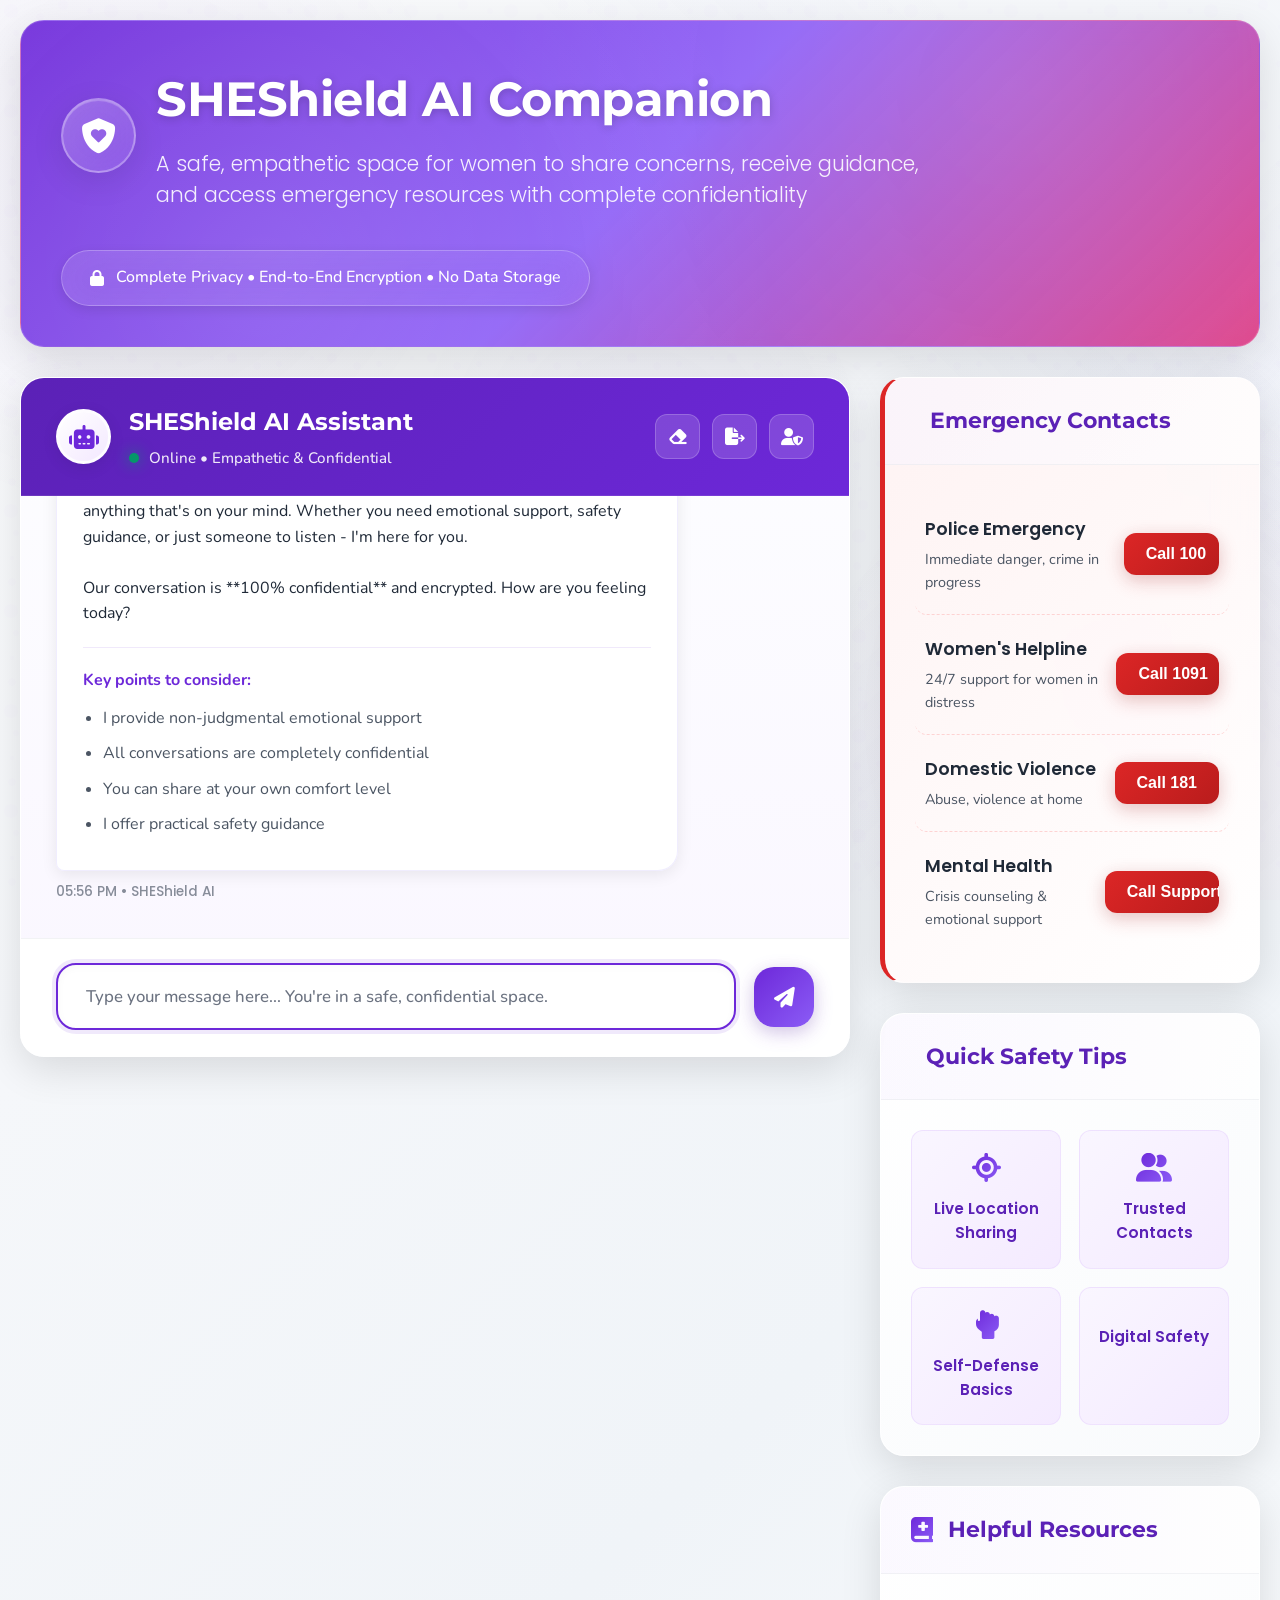
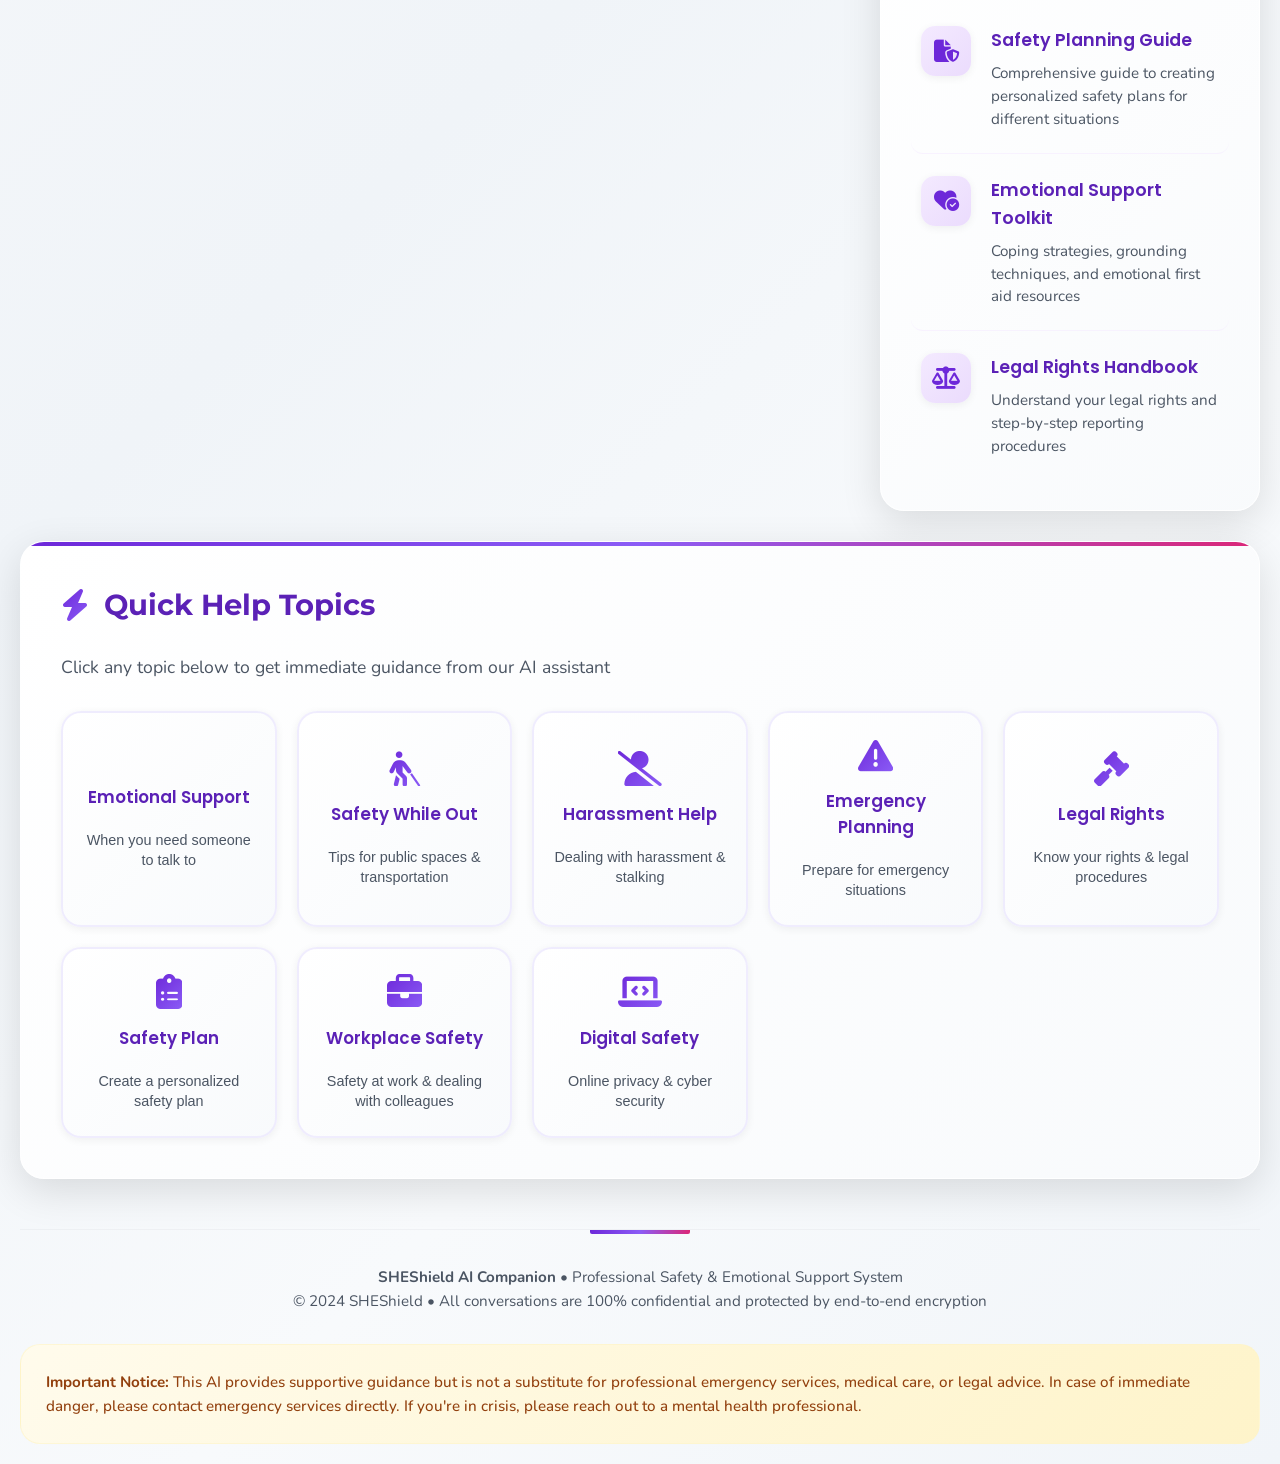
<file: chatbot.html>
<!DOCTYPE html>
<html lang="en">
<head>
    <meta charset="UTF-8">
    <meta name="viewport" content="width=device-width, initial-scale=1.0">
    <title>SHEShield AI Companion – Safe Space for Women</title>
    <link rel="stylesheet" href="https://cdnjs.cloudflare.com/ajax/libs/font-awesome/6.4.0/css/all.min.css">
    <link rel="preconnect" href="https://fonts.googleapis.com">
    <link rel="preconnect" href="https://fonts.gstatic.com" crossorigin>
    <link href="https://fonts.googleapis.com/css2?family=Poppins:wght@300;400;500;600;700&family=Montserrat:wght@400;500;600;700&family=Nunito:wght@400;500;600;700&display=swap" rel="stylesheet">
    <style>
        /* ========== COMPLETE ORIGINAL STYLE (Meditation styles removed) ========== */
        * { margin: 0; padding: 0; box-sizing: border-box; }
        :root {
            --primary: #6D28D9; --primary-dark: #5B21B6; --primary-light: #EDE9FE;
            --secondary: #DB2777; --accent: #8B5CF6; --safe: #059669;
            --warning: #D97706; --danger: #DC2626; --light-bg: #FAFAFA;
            --card-bg: #FFFFFF; --text-primary: #1F2937; --text-secondary: #4B5563;
            --text-light: #6B7280; --border: #E5E7EB; --shadow-sm: 0 2px 8px rgba(0,0,0,0.06);
            --shadow: 0 4px 16px rgba(0,0,0,0.08); --shadow-lg: 0 12px 40px rgba(0,0,0,0.12);
            --radius: 20px; --radius-sm: 12px; --radius-lg: 24px;
        }
        body {
            font-family: 'Nunito', sans-serif;
            background: linear-gradient(135deg, #F9FAFB 0%, #F5F7FA 25%, #F0F4F8 50%, #F8FAFC 75%, #F1F5F9 100%);
            color: var(--text-primary); line-height: 1.6; min-height: 100vh; padding: 20px;
            position: relative; overflow-x: hidden;
        }
        body::before {
            content: ''; position: fixed; top: 0; left: 0; width: 100%; height: 100%;
            background: radial-gradient(circle at 10% 20%, rgba(109,40,217,0.05) 0%, transparent 25%),
                        radial-gradient(circle at 90% 80%, rgba(219,39,119,0.04) 0%, transparent 25%),
                        radial-gradient(circle at 50% 50%, rgba(139,92,246,0.03) 0%, transparent 30%),
                        linear-gradient(45deg, transparent 65%, rgba(99,102,241,0.02) 75%, transparent 85%),
                        linear-gradient(135deg, transparent 65%, rgba(139,92,246,0.02) 75%, transparent 85%);
            z-index: -2;
        }
        body::after {
            content: ''; position: fixed; top: 0; left: 0; width: 100%; height: 100%;
            background: url("data:image/svg+xml,%3Csvg width='100' height='100' viewBox='0 0 100 100' xmlns='http://www.w3.org/2000/svg'%3E%3Cpath d='M11 18c3.866 0 7-3.134 7-7s-3.134-7-7-7-7 3.134-7 7 3.134 7 7 7zm48 25c3.866 0 7-3.134 7-7s-3.134-7-7-7-7 3.134-7 7 3.134 7 7 7zm-43-7c1.657 0 3-1.343 3-3s-1.343-3-3-3-3 1.343-3 3 1.343 3 3 3zm63 31c1.657 0 3-1.343 3-3s-1.343-3-3-3-3 1.343-3 3 1.343 3 3 3zM34 90c1.657 0 3-1.343 3-3s-1.343-3-3-3-3 1.343-3 3 1.343 3 3 3zm56-76c1.657 0 3-1.343 3-3s-1.343-3-3-3-3 1.343-3 3 1.343 3 3 3zM12 86c2.21 0 4-1.79 4-4s-1.79-4-4-4-4 1.79-4 4 1.79 4 4 4zm28-65c2.21 0 4-1.79 4-4s-1.79-4-4-4-4 1.79-4 4 1.79 4 4 4zm23-11c2.76 0 5-2.24 5-5s-2.24-5-5-5-5 2.24-5 5 2.24 5 5 5zm-6 60c2.21 0 4-1.79 4-4s-1.79-4-4-4-4 1.79-4 4 1.79 4 4 4zm29 22c2.76 0 5-2.24 5-5s-2.24-5-5-5-5 2.24-5 5 2.24 5 5 5zM32 63c2.76 0 5-2.24 5-5s-2.24-5-5-5-5 2.24-5 5 2.24 5 5 5zm57-13c2.76 0 5-2.24 5-5s-2.24-5-5-5-5 2.24-5 5 2.24 5 5 5zm-9-21c1.105 0 2-.895 2-2s-.895-2-2-2-2 .895-2 2 .895 2 2 2zM60 91c1.105 0 2-.895 2-2s-.895-2-2-2-2 .895-2 2 .895 2 2 2zM35 41c1.105 0 2-.895 2-2s-.895-2-2-2-2 .895-2 2 .895 2 2 2zM12 60c1.105 0 2-.895 2-2s-.895-2-2-2-2 .895-2 2 .895 2 2 2z' fill='%234f46e5' fill-opacity='0.02' fill-rule='evenodd'/%3E%3C/svg%3E");
            opacity: 0.3; z-index: -1; animation: float 20s linear infinite;
        }
        @keyframes float { 0% { transform: translate(0,0) rotate(0deg); } 100% { transform: translate(100px,100px) rotate(360deg); } }
        .container { max-width: 1300px; margin: 0 auto; position: relative; z-index: 1; }
        .header {
            background: linear-gradient(135deg, rgba(109,40,217,0.95) 0%, rgba(139,92,246,0.95) 50%, rgba(219,39,119,0.85) 100%);
            color: white; border-radius: var(--radius-lg); padding: 40px; margin-bottom: 30px;
            box-shadow: var(--shadow-lg); position: relative; overflow: hidden; backdrop-filter: blur(10px);
            border: 1px solid rgba(255,255,255,0.2);
        }
        .header::before {
            content: ''; position: absolute; top:0; left:0; right:0; bottom:0;
            background: radial-gradient(circle at 20% 80%, rgba(255,255,255,0.1) 0%, transparent 50%),
                        radial-gradient(circle at 80% 20%, rgba(255,255,255,0.1) 0%, transparent 50%);
            z-index:0;
        }
        .logo-container { display: flex; align-items: center; gap:20px; margin-bottom:15px; position:relative; z-index:1; }
        .logo {
            background: linear-gradient(135deg, rgba(255,255,255,0.25), rgba(255,255,255,0.1));
            backdrop-filter: blur(20px); width:75px; height:75px; border-radius:50%;
            display: flex; align-items: center; justify-content: center; font-size:2.2rem;
            border:2px solid rgba(255,255,255,0.3); box-shadow:0 8px 32px rgba(0,0,0,0.1), inset 0 1px 0 rgba(255,255,255,0.2);
        }
        h1 { font-family:'Montserrat',sans-serif; font-size:3rem; font-weight:700; margin-bottom:10px; letter-spacing:-0.5px; text-shadow:0 2px 10px rgba(0,0,0,0.2); }
        .subtitle { font-family:'Poppins',sans-serif; font-size:1.3rem; opacity:0.9; max-width:800px; font-weight:300; line-height:1.5; }
        .privacy-badge {
            display: inline-flex; align-items: center; gap:12px;
            background: linear-gradient(135deg, rgba(255,255,255,0.15), rgba(255,255,255,0.05));
            padding:14px 28px; border-radius:50px; font-size:1rem; margin-top:25px;
            backdrop-filter: blur(20px); border:1px solid rgba(255,255,255,0.25); font-weight:500;
            box-shadow:0 4px 12px rgba(0,0,0,0.1);
        }
        .main-content { display: grid; grid-template-columns:1fr 380px; gap:30px; }
        @media (max-width:1100px) { .main-content { grid-template-columns:1fr; } }
        .chat-container {
            background: rgba(255,255,255,0.92); border-radius: var(--radius-lg); box-shadow: var(--shadow-lg);
            overflow: hidden; display: flex; flex-direction: column; height:680px;
            border:1px solid rgba(255,255,255,0.8); backdrop-filter: blur(20px); position:relative; z-index:1;
        }
        .chat-header {
            background: linear-gradient(135deg, var(--primary-dark) 0%, var(--primary) 100%);
            padding:25px 35px; display: flex; align-items: center; justify-content: space-between;
            border-bottom:1px solid rgba(255,255,255,0.1);
        }
        .ai-profile { display: flex; align-items: center; gap:18px; }
        .ai-avatar {
            width:55px; height:55px; background: linear-gradient(135deg,#FFFFFF 0%,#F3E8FF 100%);
            border-radius:50%; display: flex; align-items: center; justify-content: center; color:var(--primary);
            font-size:1.5rem; box-shadow:var(--shadow); border:3px solid rgba(255,255,255,0.8);
            transition: all 0.3s ease;
        }
        .ai-avatar:hover { transform: scale(1.05) rotate(5deg); box-shadow:0 8px 25px rgba(109,40,217,0.3); }
        .ai-info h3 { font-family:'Montserrat',sans-serif; font-size:1.5rem; font-weight:700; margin-bottom:5px; color:white; }
        .ai-info p { font-size:0.95rem; color:rgba(255,255,255,0.9); display: flex; align-items: center; gap:10px; font-weight:500; }
        .status-dot { width:10px; height:10px; border-radius:50%; background-color:#059669; animation:pulse 2s infinite; box-shadow:0 0 15px #059669; }
        @keyframes pulse { 0% { opacity:0.7; transform:scale(0.9); } 50% { opacity:1; transform:scale(1.2); } 100% { opacity:0.7; transform:scale(0.9); } }
        .chat-controls { display: flex; gap:12px; }
        .chat-btn {
            background: rgba(255,255,255,0.15); border:1px solid rgba(255,255,255,0.2);
            border-radius: var(--radius-sm); width:45px; height:45px; display: flex; align-items: center;
            justify-content: center; cursor: pointer; color: white; transition: all 0.3s cubic-bezier(0.4,0,0.2,1);
            font-size:1.1rem; position: relative; overflow: hidden;
        }
        .chat-btn::before { content:''; position:absolute; top:0; left:-100%; width:100%; height:100%; background:linear-gradient(90deg,transparent,rgba(255,255,255,0.2),transparent); transition:0.5s; }
        .chat-btn:hover { background:rgba(255,255,255,0.25); transform:translateY(-3px) scale(1.05); box-shadow:0 8px 20px rgba(0,0,0,0.15), 0 0 0 2px rgba(255,255,255,0.2); }
        .chat-btn:hover::before { left:100%; }
        .messages-container { flex:1; padding:35px; overflow-y:auto; display:flex; flex-direction:column; gap:28px; background:linear-gradient(to bottom, rgba(252,252,255,0.95) 0%, rgba(250,247,255,0.95) 100%); }
        .message { max-width:82%; animation:messageAppear 0.4s cubic-bezier(0.175,0.885,0.32,1.275); }
        @keyframes messageAppear { from { opacity:0; transform:translateY(20px) scale(0.95); } to { opacity:1; transform:translateY(0) scale(1); } }
        .user-message { align-self:flex-end; }
        .message-bubble { padding:22px 26px; border-radius:var(--radius); position:relative; line-height:1.6; box-shadow:var(--shadow); transition:all 0.3s ease; }
        .user-message .message-bubble { background:linear-gradient(135deg, var(--primary) 0%, var(--accent) 100%); color:white; border-bottom-right-radius:8px; font-weight:500; overflow:hidden; }
        .user-message .message-bubble::before { content:''; position:absolute; top:0; left:0; width:100%; height:100%; background:linear-gradient(45deg,transparent 30%,rgba(255,255,255,0.1) 50%,transparent 70%); animation:shine 3s infinite linear; animation-play-state:paused; }
        .user-message .message-bubble:hover::before { animation-play-state:running; }
        @keyframes shine { 0% { transform:translateX(-100%); } 100% { transform:translateX(100%); } }
        .ai-message .message-bubble { background:rgba(255,255,255,0.98); color:var(--text-primary); border:1px solid rgba(237,233,254,0.8); border-bottom-left-radius:8px; box-shadow:var(--shadow); backdrop-filter:blur(10px); }
        .ai-message .message-bubble:hover { transform:translateY(-2px); box-shadow:var(--shadow),0 8px 25px rgba(109,40,217,0.1); }
        .message-time { font-family:'Poppins',sans-serif; font-size:0.85rem; color:var(--text-light); margin-top:10px; text-align:right; font-weight:500; opacity:0.8; transition:opacity 0.3s; }
        .message:hover .message-time { opacity:1; }
        .ai-message .message-time { text-align:left; }
        .typing-indicator { display:flex; gap:8px; padding:22px; background:rgba(255,255,255,0.98); border-radius:var(--radius); border:1px solid rgba(237,233,254,0.8); width:90px; align-self:flex-start; box-shadow:var(--shadow); backdrop-filter:blur(10px); }
        .typing-dot { width:12px; height:12px; border-radius:50%; background:linear-gradient(135deg,var(--primary) 0%,var(--accent) 100%); animation:typing 1.4s infinite ease-in-out; }
        .typing-dot:nth-child(1) { animation-delay:-0.32s; } .typing-dot:nth-child(2) { animation-delay:-0.16s; }
        @keyframes typing { 0%,80%,100% { transform:scale(0.8); opacity:0.5; } 40% { transform:scale(1); opacity:1; } }
        .input-container { padding:25px 35px; border-top:1px solid rgba(229,231,235,0.5); background:rgba(255,255,255,0.95); backdrop-filter:blur(20px); }
        .input-wrapper { display:flex; gap:18px; align-items:center; }
        .message-input { flex:1; padding:20px 28px; border:2px solid rgba(229,231,235,0.8); border-radius:var(--radius); font-size:1.05rem; font-family:'Nunito',sans-serif; transition:all 0.3s cubic-bezier(0.4,0,0.2,1); background:rgba(255,255,255,0.98); font-weight:500; box-shadow:inset 0 2px 8px rgba(0,0,0,0.03); }
        .message-input:focus { outline:none; border-color:var(--primary); background:white; box-shadow:inset 0 2px 8px rgba(0,0,0,0.03), 0 0 0 4px rgba(109,40,217,0.1); transform:translateY(-1px); }
        .message-input::placeholder { color:var(--text-light); font-weight:500; }
        .send-btn { background:linear-gradient(135deg, var(--primary) 0%, var(--accent) 100%); color:white; border:none; border-radius:var(--radius); width:60px; height:60px; display:flex; align-items:center; justify-content:center; cursor:pointer; transition:all 0.3s cubic-bezier(0.4,0,0.2,1); font-size:1.3rem; box-shadow:var(--shadow),0 6px 20px rgba(109,40,217,0.2); position:relative; overflow:hidden; }
        .send-btn::before { content:''; position:absolute; top:0; left:-100%; width:100%; height:100%; background:linear-gradient(90deg,transparent,rgba(255,255,255,0.3),transparent); transition:0.5s; }
        .send-btn:hover { transform:translateY(-4px) scale(1.05); box-shadow:0 12px 30px rgba(109,40,217,0.3), 0 0 0 2px rgba(255,255,255,0.2); }
        .send-btn:hover::before { left:100%; }
        .send-btn:active { transform:translateY(-1px) scale(0.98); transition:all 0.1s; }
        .quick-actions-section {
            background: linear-gradient(135deg, rgba(255,255,255,0.95) 0%, rgba(248,250,252,0.95) 100%);
            border-radius: var(--radius-lg); padding:40px; margin-top:30px; box-shadow:var(--shadow-lg);
            border:1px solid rgba(255,255,255,0.8); backdrop-filter:blur(20px); position:relative; overflow:hidden;
        }
        .quick-actions-section::before { content:''; position:absolute; top:0; left:0; right:0; height:4px; background:linear-gradient(90deg,var(--primary) 0%,var(--accent) 50%,var(--secondary) 100%); border-radius:var(--radius-lg) var(--radius-lg) 0 0; }
        .section-title { font-family:'Montserrat',sans-serif; font-size:1.8rem; font-weight:700; margin-bottom:25px; color:var(--primary-dark); display:flex; align-items:center; gap:15px; }
        .section-title i { background:linear-gradient(135deg,var(--primary) 0%,var(--accent) 100%); -webkit-background-clip:text; background-clip:text; color:transparent; font-size:2rem; }
        .quick-actions { display:grid; grid-template-columns:repeat(auto-fill, minmax(180px,1fr)); gap:20px; }
        .action-btn {
            background: linear-gradient(135deg, rgba(255,255,255,0.98) 0%, rgba(248,250,252,0.98) 100%);
            border:2px solid rgba(237,233,254,0.8); border-radius:var(--radius); padding:25px 20px;
            display:flex; flex-direction:column; align-items:center; gap:15px; cursor:pointer;
            transition:all 0.4s cubic-bezier(0.4,0,0.2,1); text-align:center; min-height:140px; justify-content:center;
            position:relative; overflow:hidden; box-shadow:var(--shadow-sm);
        }
        .action-btn::before { content:''; position:absolute; top:0; left:-100%; width:100%; height:100%; background:linear-gradient(90deg,transparent,rgba(109,40,217,0.05),transparent); transition:0.5s; }
        .action-btn:hover { background:linear-gradient(135deg, rgba(249,245,255,0.98) 0%, rgba(243,232,255,0.98) 100%); border-color:var(--primary); transform:translateY(-6px) scale(1.02); box-shadow:0 15px 35px rgba(109,40,217,0.15), 0 0 0 2px rgba(109,40,217,0.1); }
        .action-btn:hover::before { left:100%; }
        .action-btn:hover i { transform:scale(1.1) rotate(5deg); }
        .action-btn i { font-size:2.2rem; background:linear-gradient(135deg,var(--primary) 0%,var(--accent) 100%); -webkit-background-clip:text; background-clip:text; color:transparent; transition:all 0.3s; }
        .action-btn span { font-family:'Poppins',sans-serif; font-size:1.05rem; font-weight:600; color:var(--primary-dark); position:relative; z-index:1; }
        .action-desc { font-size:0.9rem; color:var(--text-secondary); margin-top:5px; line-height:1.4; position:relative; z-index:1; }
        .sidebar { display:flex; flex-direction:column; gap:30px; }
        .card { background:linear-gradient(135deg, rgba(255,255,255,0.95) 0%, rgba(248,250,252,0.95) 100%); border-radius:var(--radius-lg); box-shadow:var(--shadow-lg); overflow:hidden; border:1px solid rgba(255,255,255,0.8); backdrop-filter:blur(20px); transition:transform 0.3s; }
        .card:hover { transform:translateY(-5px); }
        .card-header { padding:25px 30px; border-bottom:1px solid rgba(229,231,235,0.5); background:linear-gradient(to right, rgba(249,245,255,0.6), rgba(255,255,255,0.6)); }
        .card-header h3 { font-family:'Montserrat',sans-serif; font-size:1.4rem; font-weight:700; color:var(--primary-dark); display:flex; align-items:center; gap:15px; }
        .card-header h3 i { background:linear-gradient(135deg,var(--primary) 0%,var(--accent) 100%); -webkit-background-clip:text; background-clip:text; color:transparent; font-size:1.6rem; }
        .card-body { padding:30px; }
        .resource-item { padding:22px 0; border-bottom:1px solid rgba(243,232,255,0.5); display:flex; align-items:flex-start; gap:20px; transition:all 0.3s; cursor:pointer; border-radius:var(--radius-sm); padding-left:10px; padding-right:10px; }
        .resource-item:hover { background:rgba(249,245,255,0.6); transform:translateX(5px); border-bottom-color:transparent; }
        .resource-item:last-child { border-bottom:none; }
        .resource-icon { width:50px; height:50px; background:linear-gradient(135deg, rgba(243,232,255,0.9) 0%, rgba(233,216,253,0.9) 100%); border-radius:14px; display:flex; align-items:center; justify-content:center; color:var(--primary); flex-shrink:0; font-size:1.4rem; transition:all 0.3s; box-shadow:var(--shadow-sm); }
        .resource-item:hover .resource-icon { transform:scale(1.1) rotate(5deg); background:linear-gradient(135deg, var(--primary-light) 0%, rgba(233,216,253,1) 100%); box-shadow:0 6px 20px rgba(109,40,217,0.15); }
        .resource-content h4 { font-family:'Poppins',sans-serif; font-size:1.1rem; margin-bottom:8px; font-weight:600; color:var(--primary-dark); transition:color 0.3s; }
        .resource-item:hover .resource-content h4 { color:var(--primary); }
        .resource-content p { font-size:0.95rem; color:var(--text-secondary); line-height:1.5; }
        .emergency-card { background:linear-gradient(135deg, rgba(254,242,242,0.95) 0%, rgba(255,255,255,0.95) 100%); border-left:5px solid var(--danger); }
        .emergency-item { padding:20px 0; border-bottom:1px dashed rgba(254,202,202,0.8); display:flex; align-items:center; justify-content:space-between; transition:all 0.3s; border-radius:var(--radius-sm); padding-left:10px; padding-right:10px; }
        .emergency-item:hover { background:rgba(254,242,242,0.6); }
        .emergency-item:last-child { border-bottom:none; }
        .emergency-info h4 { font-family:'Poppins',sans-serif; font-size:1.1rem; margin-bottom:5px; font-weight:600; color:var(--text-primary); }
        .emergency-info p { font-size:0.9rem; color:var(--text-secondary); }
        .call-btn { background:linear-gradient(135deg, var(--danger) 0%, #B91C1C 100%); color:white; border:none; border-radius:var(--radius-sm); padding:12px 22px; font-size:1rem; font-weight:600; cursor:pointer; transition:all 0.3s cubic-bezier(0.4,0,0.2,1); white-space:nowrap; box-shadow:var(--shadow),0 6px 20px rgba(220,38,38,0.2); position:relative; overflow:hidden; }
        .call-btn::before { content:''; position:absolute; top:0; left:-100%; width:100%; height:100%; background:linear-gradient(90deg,transparent,rgba(255,255,255,0.3),transparent); transition:0.5s; }
        .call-btn:hover { transform:translateY(-3px) scale(1.05); box-shadow:0 12px 25px rgba(220,38,38,0.3), 0 0 0 2px rgba(255,255,255,0.2); }
        .call-btn:hover::before { left:100%; }
        .tips-grid { display:grid; grid-template-columns:repeat(2,1fr); gap:18px; }
        .tip-item { background:linear-gradient(135deg, rgba(249,245,255,0.9) 0%, rgba(243,232,255,0.9) 100%); border-radius:var(--radius-sm); padding:22px 18px; display:flex; flex-direction:column; align-items:center; gap:15px; text-align:center; transition:all 0.3s cubic-bezier(0.4,0,0.2,1); cursor:pointer; border:1px solid rgba(233,216,253,0.6); position:relative; overflow:hidden; }
        .tip-item::before { content:''; position:absolute; top:0; left:-100%; width:100%; height:100%; background:linear-gradient(90deg,transparent,rgba(109,40,217,0.05),transparent); transition:0.5s; }
        .tip-item:hover { background:linear-gradient(135deg, rgba(243,232,255,0.95) 0%, rgba(233,216,253,0.95) 100%); transform:translateY(-4px) scale(1.03); box-shadow:0 12px 25px rgba(109,40,217,0.15), 0 0 0 2px rgba(109,40,217,0.1); }
        .tip-item:hover::before { left:100%; }
        .tip-item:hover i { transform:scale(1.1) rotate(5deg); }
        .tip-item i { font-size:1.8rem; background:linear-gradient(135deg,var(--primary) 0%,var(--accent) 100%); -webkit-background-clip:text; background-clip:text; color:transparent; transition:all 0.3s; }
        .tip-item span { font-family:'Poppins',sans-serif; font-size:0.95rem; font-weight:600; color:var(--primary-dark); }
        .footer { margin-top:50px; padding-top:35px; border-top:1px solid rgba(229,231,235,0.5); text-align:center; color:var(--text-secondary); font-size:0.95rem; position:relative; }
        .footer::before { content:''; position:absolute; top:0; left:50%; transform:translateX(-50%); width:100px; height:4px; background:linear-gradient(90deg,var(--primary) 0%,var(--accent) 50%,var(--secondary) 100%); border-radius:0 0 2px 2px; }
        .disclaimer { background:linear-gradient(135deg, rgba(255,251,235,0.95) 0%, rgba(254,243,199,0.95) 100%); border-left:5px solid var(--warning); padding:25px; border-radius:var(--radius); margin-top:30px; text-align:left; backdrop-filter:blur(10px); border:1px solid rgba(254,243,199,0.6); }
        .disclaimer p { color:#92400E; font-weight:500; line-height:1.6; }
        @media (max-width:768px) { .header { padding:30px 25px; } h1 { font-size:2.5rem; } .quick-actions { grid-template-columns:repeat(2,1fr); } .tips-grid { grid-template-columns:1fr; } .chat-container { height:580px; } .action-btn { min-height:120px; padding:20px 15px; } .quick-actions-section { padding:30px 25px; } }
        .messages-container::-webkit-scrollbar { width:8px; }
        .messages-container::-webkit-scrollbar-track { background:rgba(237,233,254,0.3); border-radius:10px; }
        .messages-container::-webkit-scrollbar-thumb { background:linear-gradient(135deg, rgba(109,40,217,0.6) 0%, rgba(139,92,246,0.6) 100%); border-radius:10px; border:2px solid rgba(255,255,255,0.2); }
        .messages-container::-webkit-scrollbar-thumb:hover { background:linear-gradient(135deg, var(--primary) 0%, var(--accent) 100%); }
        @keyframes floatCard { 0%,100%{ transform:translateY(0) rotate(0deg); } 50%{ transform:translateY(-10px) rotate(0.5deg); } }
        .card:nth-child(1){ animation:floatCard 6s ease-in-out infinite; animation-delay:0s; }
        .card:nth-child(2){ animation:floatCard 7s ease-in-out infinite; animation-delay:1s; }
        .card:nth-child(3){ animation:floatCard 8s ease-in-out infinite; animation-delay:2s; }
    </style>
</head>
<body>
    <div class="container">
        <!-- HEADER -->
        <header class="header">
            <div class="logo-container">
                <div class="logo"><i class="fas fa-shield-heart"></i></div>
                <div><h1>SHEShield AI Companion</h1><p class="subtitle">A safe, empathetic space for women to share concerns, receive guidance, and access emergency resources with complete confidentiality</p></div>
            </div>
            <div class="privacy-badge"><i class="fas fa-lock"></i><span>Complete Privacy • End-to-End Encryption • No Data Storage</span></div>
        </header>

        <!-- MAIN with CHAT + SIDEBAR -->
        <main class="main-content">
            <!-- CHAT SECTION -->
            <section class="chat-container">
                <div class="chat-header">
                    <div class="ai-profile">
                        <div class="ai-avatar"><i class="fas fa-robot"></i></div>
                        <div class="ai-info"><h3>SHEShield AI Assistant</h3><p><span class="status-dot"></span> Online • Empathetic & Confidential</p></div>
                    </div>
                    <div class="chat-controls">
                        <button class="chat-btn" title="Clear conversation" id="clearChat"><i class="fas fa-eraser"></i></button>
                        <button class="chat-btn" title="Export chat" id="exportChat"><i class="fas fa-file-export"></i></button>
                        <button class="chat-btn" title="Privacy information" id="privacyInfo"><i class="fas fa-user-shield"></i></button>
                    </div>
                </div>
                <div class="messages-container" id="messagesContainer">
                    <div class="message ai-message"><div class="message-bubble"><p>Hello! I'm your <strong>SHEShield AI Companion</strong> 🛡️</p><br><p>I'm here to provide a <strong>safe, judgment-free space</strong> where you can share anything that's on your mind - whether it's a safety concern, emotional distress, or just needing someone to talk to.</p><br><p>You can share at your own pace, and I'll respond with empathy, practical guidance, and support. Our conversation is <strong>100% confidential</strong> and encrypted.</p><br><p>How are you feeling today? What's on your mind?</p></div><div class="message-time">Just now • SHEShield AI</div></div>
                </div>
                <div class="input-container"><div class="input-wrapper"><input type="text" class="message-input" id="messageInput" placeholder="Type your message here... You're in a safe, confidential space."><button class="send-btn" id="sendBtn"><i class="fas fa-paper-plane"></i></button></div></div>
            </section>

            <!-- SIDEBAR -->
            <aside class="sidebar">
                <div class="card emergency-card"><div class="card-header"><h3><i class="fas fa-phone-emergency"></i> Emergency Contacts</h3></div><div class="card-body"><div class="emergency-item"><div class="emergency-info"><h4>Police Emergency</h4><p>Immediate danger, crime in progress</p></div><button class="call-btn" data-number="100" data-service="Police Emergency">Call 100</button></div><div class="emergency-item"><div class="emergency-info"><h4>Women's Helpline</h4><p>24/7 support for women in distress</p></div><button class="call-btn" data-number="1091" data-service="Women's Helpline">Call 1091</button></div><div class="emergency-item"><div class="emergency-info"><h4>Domestic Violence</h4><p>Abuse, violence at home</p></div><button class="call-btn" data-number="181" data-service="Domestic Violence Helpline">Call 181</button></div><div class="emergency-item"><div class="emergency-info"><h4>Mental Health</h4><p>Crisis counseling & emotional support</p></div><button class="call-btn" data-number="0824-2983444" data-service="Mental Health Support">Call Support</button></div></div></div>
                <div class="card"><div class="card-header"><h3><i class="fas fa-lightbulb-on"></i> Quick Safety Tips</h3></div><div class="card-body"><div class="tips-grid"><div class="tip-item" id="tipLocation"><i class="fas fa-location-crosshairs"></i><span>Live Location Sharing</span></div><div class="tip-item" id="tipTrusted"><i class="fas fa-user-group"></i><span>Trusted Contacts</span></div><div class="tip-item" id="tipSelfDefense"><i class="fas fa-hand-back-fist"></i><span>Self-Defense Basics</span></div><div class="tip-item" id="tipDigital"><i class="fas fa-shield-check"></i><span>Digital Safety</span></div></div></div></div>
                <div class="card"><div class="card-header"><h3><i class="fas fa-book-medical"></i> Helpful Resources</h3></div><div class="card-body"><div class="resource-item"><div class="resource-icon"><i class="fas fa-file-shield"></i></div><div class="resource-content"><h4>Safety Planning Guide</h4><p>Comprehensive guide to creating personalized safety plans for different situations</p></div></div><div class="resource-item"><div class="resource-icon"><i class="fas fa-heart-circle-check"></i></div><div class="resource-content"><h4>Emotional Support Toolkit</h4><p>Coping strategies, grounding techniques, and emotional first aid resources</p></div></div><div class="resource-item"><div class="resource-icon"><i class="fas fa-scale-balanced"></i></div><div class="resource-content"><h4>Legal Rights Handbook</h4><p>Understand your legal rights and step-by-step reporting procedures</p></div></div></div></div>
            </aside>
        </main>

        <!-- QUICK ACTIONS -->
        <section class="quick-actions-section">
            <h2 class="section-title"><i class="fas fa-bolt"></i> Quick Help Topics</h2>
            <p style="color: var(--text-secondary); margin-bottom: 30px; font-size: 1.1rem;">Click any topic below to get immediate guidance from our AI assistant</p>
            <div class="quick-actions">
                <button class="action-btn" data-topic="emotional-support"><i class="fas fa-hands-holding-heart"></i><span>Emotional Support</span><div class="action-desc">When you need someone to talk to</div></button>
                <button class="action-btn" data-topic="safety-tips"><i class="fas fa-person-walking-with-cane"></i><span>Safety While Out</span><div class="action-desc">Tips for public spaces & transportation</div></button>
                <button class="action-btn" data-topic="harassment"><i class="fas fa-user-slash"></i><span>Harassment Help</span><div class="action-desc">Dealing with harassment & stalking</div></button>
                <button class="action-btn" data-topic="emergency"><i class="fas fa-triangle-exclamation"></i><span>Emergency Planning</span><div class="action-desc">Prepare for emergency situations</div></button>
                <button class="action-btn" data-topic="legal-rights"><i class="fas fa-gavel"></i><span>Legal Rights</span><div class="action-desc">Know your rights & legal procedures</div></button>
                <button class="action-btn" data-topic="safety-plan"><i class="fas fa-clipboard-list"></i><span>Safety Plan</span><div class="action-desc">Create a personalized safety plan</div></button>
                <button class="action-btn" data-topic="workplace"><i class="fas fa-briefcase"></i><span>Workplace Safety</span><div class="action-desc">Safety at work & dealing with colleagues</div></button>
                <button class="action-btn" data-topic="digital-safety"><i class="fas fa-laptop-code"></i><span>Digital Safety</span><div class="action-desc">Online privacy & cyber security</div></button>
            </div>
        </section>

        <footer class="footer">
            <p><strong>SHEShield AI Companion</strong> • Professional Safety & Emotional Support System</p>
            <p>© 2024 SHEShield • All conversations are 100% confidential and protected by end-to-end encryption</p>
            <div class="disclaimer"><p><strong>Important Notice:</strong> This AI provides supportive guidance but is not a substitute for professional emergency services, medical care, or legal advice. In case of immediate danger, please contact emergency services directly. If you're in crisis, please reach out to a mental health professional.</p></div>
        </footer>
    </div>

    <script>
        // ---------- COMPLETE ORIGINAL CHAT SCRIPT (FULLY FUNCTIONAL) ----------
        const aiResponses = {
            "greeting": [ { content: "Hello! I'm your SHEShield AI Companion 🛡️\n\nI'm here to provide a **safe, judgment-free space** where you can share anything that's on your mind. Whether you need emotional support, safety guidance, or just someone to listen - I'm here for you.\n\nOur conversation is **100% confidential** and encrypted. How are you feeling today?", points: [ "I provide non-judgmental emotional support", "All conversations are completely confidential", "You can share at your own comfort level", "I offer practical safety guidance" ] } ],
            "emotional-support": [ { content: "I understand you're seeking emotional support. It takes courage to reach out, and I'm here to listen without judgment.\n\n**Here are some ways I can support you:**", points: [ "Providing a safe space to express your feelings", "Offering coping strategies for difficult emotions", "Helping identify support networks", "Suggesting grounding techniques for anxiety" ] } ],
            "safety-tips": [ { content: "Here are **comprehensive safety tips** for different situations:\n\n**When walking alone:**", points: [ "Stay in well-lit, populated areas", "Avoid wearing headphones at high volume", "Share live location with trusted contacts", "Have your phone accessible and charged" ] } ],
            "harassment": [ { content: "If you're experiencing harassment, here's what you can do:\n\n**Immediate steps:**", points: [ "Document everything: date, time, location, details", "Report to appropriate authorities (HR, police, platform)", "Seek support from trusted friends or family", "Consider legal options and protective orders" ] } ],
            "emergency": [ { content: "**In immediate danger, call emergency services (100)**\n\n**Preparation is crucial for safety:**", points: [ "Know your exact address and nearby landmarks", "Keep phone charged and accessible at all times", "Have emergency contacts saved under 'ICE'", "Practice what to say: location, emergency, help needed" ] } ],
            "legal-rights": [ { content: "**Your fundamental rights** regarding safety and dignity:\n\n**You have the right to:**", points: [ "Safety and security in all spaces (home, work, public)", "Report crimes without facing harassment", "Privacy and confidentiality in legal processes", "Protection against workplace harassment" ] } ],
            "safety-plan": [ { content: "Creating a **personalized safety plan** is empowering:\n\n**Essential elements include:**", points: [ "Identify 3 safe people you can contact in emergencies", "Establish code words with trusted contacts", "Prepare emergency bag with documents, cash, medications", "Plan safe routes and alternative transportation" ] } ],
            "workplace": [ { content: "**Workplace safety** is crucial for wellbeing:\n\n**Ensure your safety at work with these tips:**", points: [ "Know your company's harassment and safety policies", "Document any uncomfortable incidents immediately", "Use workplace security features (escorts, safe parking)", "Establish boundaries with colleagues clearly" ] } ],
            "digital-safety": [ { content: "**Digital safety** protects you online:\n\n**Essential digital security tips:**", points: [ "Use unique passwords for every account", "Enable two-factor authentication everywhere possible", "Be cautious with location sharing on social media", "Regularly review app permissions and privacy settings" ] } ],
            "general": [ { content: "Thank you for sharing. To provide the most helpful support, could you tell me more about what you're experiencing?", points: [ "I'm here to listen without judgment", "You can share at your own pace", "Your feelings and experiences are valid", "Together we can explore helpful strategies" ] } ]
        };
        
        const messagesContainer = document.getElementById('messagesContainer');
        const messageInput = document.getElementById('messageInput');
        const sendBtn = document.getElementById('sendBtn');
        const clearChatBtn = document.getElementById('clearChat');
        const exportChatBtn = document.getElementById('exportChat');
        const privacyInfoBtn = document.getElementById('privacyInfo');
        const actionBtns = document.querySelectorAll('.action-btn');
        const callBtns = document.querySelectorAll('.call-btn');
        const tipItems = document.querySelectorAll('.tip-item');
        
        let conversationHistory = [];
        let responseIndex = {
            "emotional-support": 0, "safety-tips": 0, "harassment": 0, "emergency": 0,
            "legal-rights": 0, "safety-plan": 0, "workplace": 0, "digital-safety": 0, "general": 0
        };
        
        window.addEventListener('DOMContentLoaded', () => {
            setTimeout(() => {
                const greeting = aiResponses.greeting[0];
                addAIMessage(greeting.content, greeting.points);
            }, 800);
        });
        
        function addMessage(content, isUser = false, points = null) {
            const messageDiv = document.createElement('div');
            messageDiv.className = `message ${isUser ? 'user-message' : 'ai-message'}`;
            const time = new Date().toLocaleTimeString([], { hour: '2-digit', minute: '2-digit' });
            const sender = isUser ? 'You' : 'SHEShield AI';
            
            let messageHTML = `<div class="message-bubble">${content.replace(/\n/g, '<br>')}</div>`;
            
            if (points && !isUser) {
                messageHTML = `<div class="message-bubble">
                    ${content.replace(/\n/g, '<br>')}
                    <div style="margin-top:20px; padding-top:20px; border-top:1px solid rgba(109,40,217,0.1);">
                        <strong style="color:var(--primary);">Key points to consider:</strong>
                        <ul style="margin-top:12px; padding-left:20px;">
                            ${points.map(point => `<li style="margin-bottom:10px; color:var(--text-secondary);">${point}</li>`).join('')}
                        </ul>
                    </div>
                </div>`;
            }
            
            messageDiv.innerHTML = `${messageHTML}<div class="message-time">${time} • ${sender}</div>`;
            messagesContainer.appendChild(messageDiv);
            messagesContainer.scrollTop = messagesContainer.scrollHeight;
            conversationHistory.push({ content, isUser, time: new Date().toISOString(), sender, points });
        }
        
        function addAIMessage(content, points) { addMessage(content, false, points); }
        
        function showTypingIndicator() {
            const typingDiv = document.createElement('div');
            typingDiv.className = 'typing-indicator';
            typingDiv.id = 'typingIndicator';
            typingDiv.innerHTML = `<div class="typing-dot"></div><div class="typing-dot"></div><div class="typing-dot"></div>`;
            messagesContainer.appendChild(typingDiv);
            messagesContainer.scrollTop = messagesContainer.scrollHeight;
        }
        
        function removeTypingIndicator() {
            const el = document.getElementById('typingIndicator');
            if(el) el.remove();
        }
        
        function getAIResponse(userMessage, topic=null) {
            const msg = userMessage.toLowerCase();
            if(!topic) {
                if(msg.includes('emo')||msg.includes('feel')||msg.includes('anxious')||msg.includes('stress')||msg.includes('sad')||msg.includes('worri')) topic='emotional-support';
                else if(msg.includes('safe')||msg.includes('walk')||msg.includes('night')||msg.includes('tip')) topic='safety-tips';
                else if(msg.includes('harass')||msg.includes('stalk')||msg.includes('abuse')) topic='harassment';
                else if(msg.includes('emergency')||msg.includes('danger')||msg.includes('help')) topic='emergency';
                else if(msg.includes('legal')||msg.includes('right')||msg.includes('law')) topic='legal-rights';
                else if(msg.includes('plan')||msg.includes('prepar')) topic='safety-plan';
                else if(msg.includes('work')||msg.includes('office')) topic='workplace';
                else if(msg.includes('digital')||msg.includes('online')) topic='digital-safety';
                else if(msg.includes('hello')||msg.includes('hi')) topic='greeting';
                else topic='general';
            }
            const responses = aiResponses[topic] || aiResponses.general;
            let idx = responseIndex[topic] || 0;
            const resp = responses[idx];
            responseIndex[topic] = (idx+1) % responses.length;
            return resp;
        }
        
        function sendMessage() {
            const msg = messageInput.value.trim();
            if(msg) {
                addMessage(msg, true);
                messageInput.value = '';
                showTypingIndicator();
                setTimeout(() => {
                    removeTypingIndicator();
                    const ai = getAIResponse(msg);
                    addAIMessage(ai.content, ai.points);
                }, 1500 + Math.random()*1000);
            }
        }
        
        sendBtn.addEventListener('click', sendMessage);
        messageInput.addEventListener('keypress', (e) => { if(e.key === 'Enter') sendMessage(); });
        
        actionBtns.forEach(btn => {
            btn.addEventListener('click', function() {
                const topic = this.getAttribute('data-topic');
                let m = '';
                if(topic === 'emotional-support') m = 'I need emotional support right now';
                else if(topic === 'safety-tips') m = 'What are some important safety tips for being out in public?';
                else if(topic === 'harassment') m = 'What should I do if I\'m being harassed?';
                else if(topic === 'emergency') m = 'How should I prepare for emergency situations?';
                else if(topic === 'legal-rights') m = 'What are my legal rights regarding safety?';
                else if(topic === 'safety-plan') m = 'How do I create a personal safety plan?';
                else if(topic === 'workplace') m = 'How can I stay safe at work?';
                else if(topic === 'digital-safety') m = 'What are important digital safety tips?';
                messageInput.value = m;
                sendMessage();
                document.querySelector('.chat-container').scrollIntoView({behavior:'smooth'});
            });
        });
        
        callBtns.forEach(btn => {
            btn.addEventListener('click', function() {
                const num = this.getAttribute('data-number');
                const svc = this.getAttribute('data-service');
                addMessage(`I need to contact ${svc}. The number is ${num}.`, true);
                showTypingIndicator();
                setTimeout(() => {
                    removeTypingIndicator();
                    const resp = getAIResponse('emergency','emergency');
                    addAIMessage(`**For ${svc}, call ${num}.** If you're in immediate danger, call now.\n\n${resp.content}`, resp.points);
                }, 1000);
            });
        });
        
        tipItems.forEach(tip => {
            tip.addEventListener('click', function() {
                const id = this.id.replace('tip','').toLowerCase();
                let m = '';
                if(id === 'location') m = 'How can I safely share my location?';
                else if(id === 'trusted') m = 'How do I set up trusted contacts?';
                else if(id === 'selfdefense') m = 'What are basic self-defense techniques?';
                else if(id === 'digital') m = 'What are digital safety tips?';
                messageInput.value = m;
                sendMessage();
            });
        });
        
        clearChatBtn.addEventListener('click', () => {
            if(confirm('Clear conversation?')) {
                messagesContainer.innerHTML = '';
                conversationHistory = [];
                Object.keys(responseIndex).forEach(k => responseIndex[k] = 0);
                setTimeout(() => {
                    const g = aiResponses.greeting[1] || aiResponses.greeting[0];
                    addAIMessage(g.content, g.points);
                }, 500);
            }
        });
        
        exportChatBtn.addEventListener('click', () => {
            if(conversationHistory.length === 0) { alert('No conversation to export'); return; }
            let txt = "SHEShield AI Conversation\n" + "=".repeat(50) + "\n\n";
            conversationHistory.forEach(m => {
                txt += `${new Date(m.time).toLocaleString()} - ${m.sender}:\n${m.content}\n\n`;
            });
            const blob = new Blob([txt], {type:'text/plain'});
            const a = document.createElement('a');
            a.href = URL.createObjectURL(blob);
            a.download = `sheshield-chat-${new Date().toISOString().slice(0,19)}.txt`;
            a.click();
            URL.revokeObjectURL(a.href);
        });
        
        privacyInfoBtn.addEventListener('click', () => {
            addMessage('What privacy protections does this chat have?', true);
            setTimeout(() => {
                addAIMessage("**Your Privacy & Security:**\n\n✨ End-to-end encryption ensures only you can read our conversation\n✨ No conversation logs are stored on any server\n✨ Complete anonymity - no personal data required\n✨ All messages are ephemeral and deleted after your session\n\nYou're in a completely safe, confidential space.", ["Encrypted end-to-end", "No data storage", "Anonymous & secure"]);
            }, 1000);
        });
        
        messageInput.focus();
    </script>
</body>
</html>
</file>
